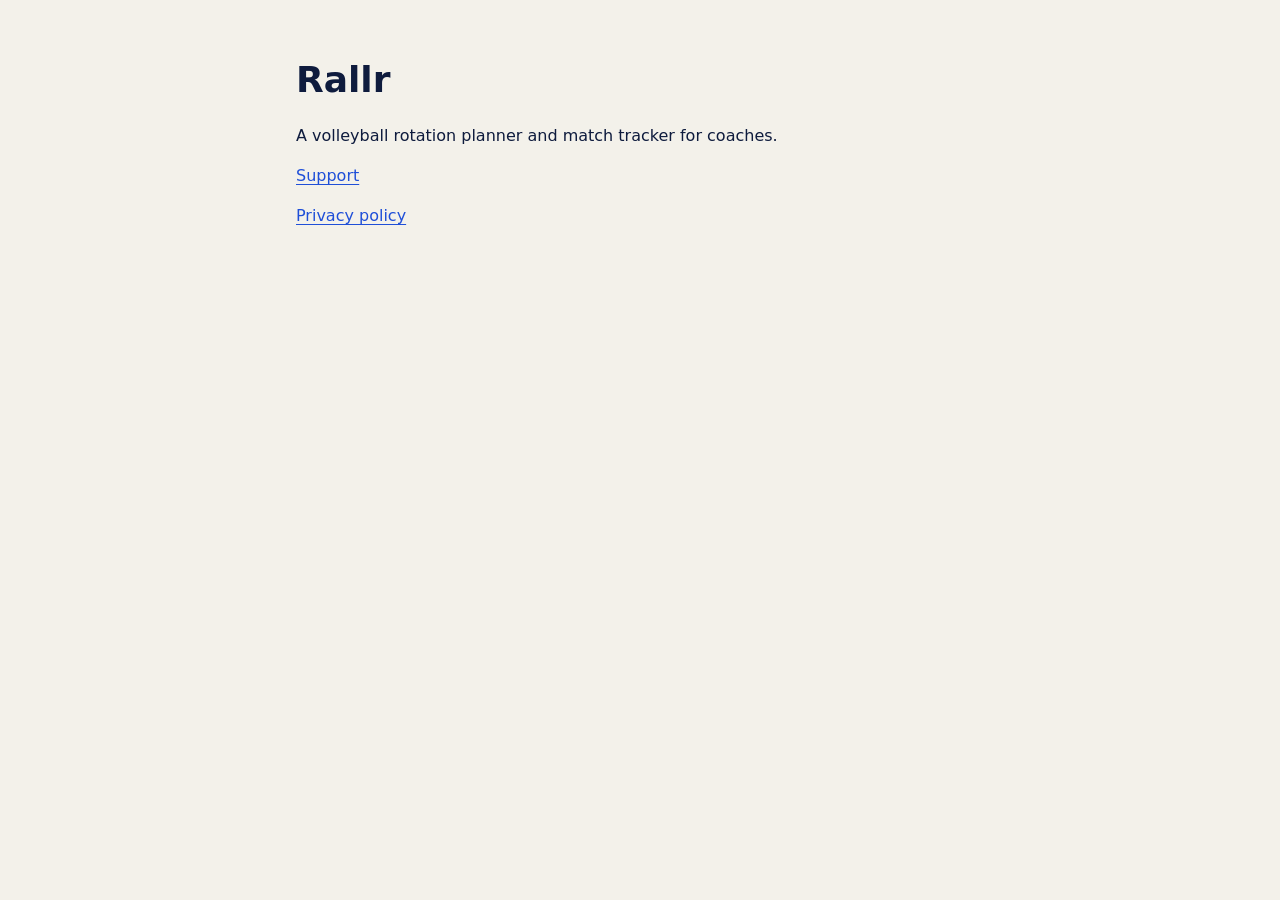
<file: index.html>
<!doctype html>
<html lang="en">
<head>
  <meta charset="utf-8">
  <meta name="viewport" content="width=device-width, initial-scale=1">
  <meta name="color-scheme" content="light dark">
  <meta name="description" content="Rallr, a volleyball rotation planner and match tracker for coaches.">
  <title>Rallr</title>
  <link rel="stylesheet" href="privacy/styles.css">
</head>
<body>
  <main>
    <h1>Rallr</h1>
    <p>A volleyball rotation planner and match tracker for coaches.</p>
    <p><a href="support/">Support</a></p>
    <p><a href="privacy/">Privacy policy</a></p>
  </main>
</body>
</html>
</file>
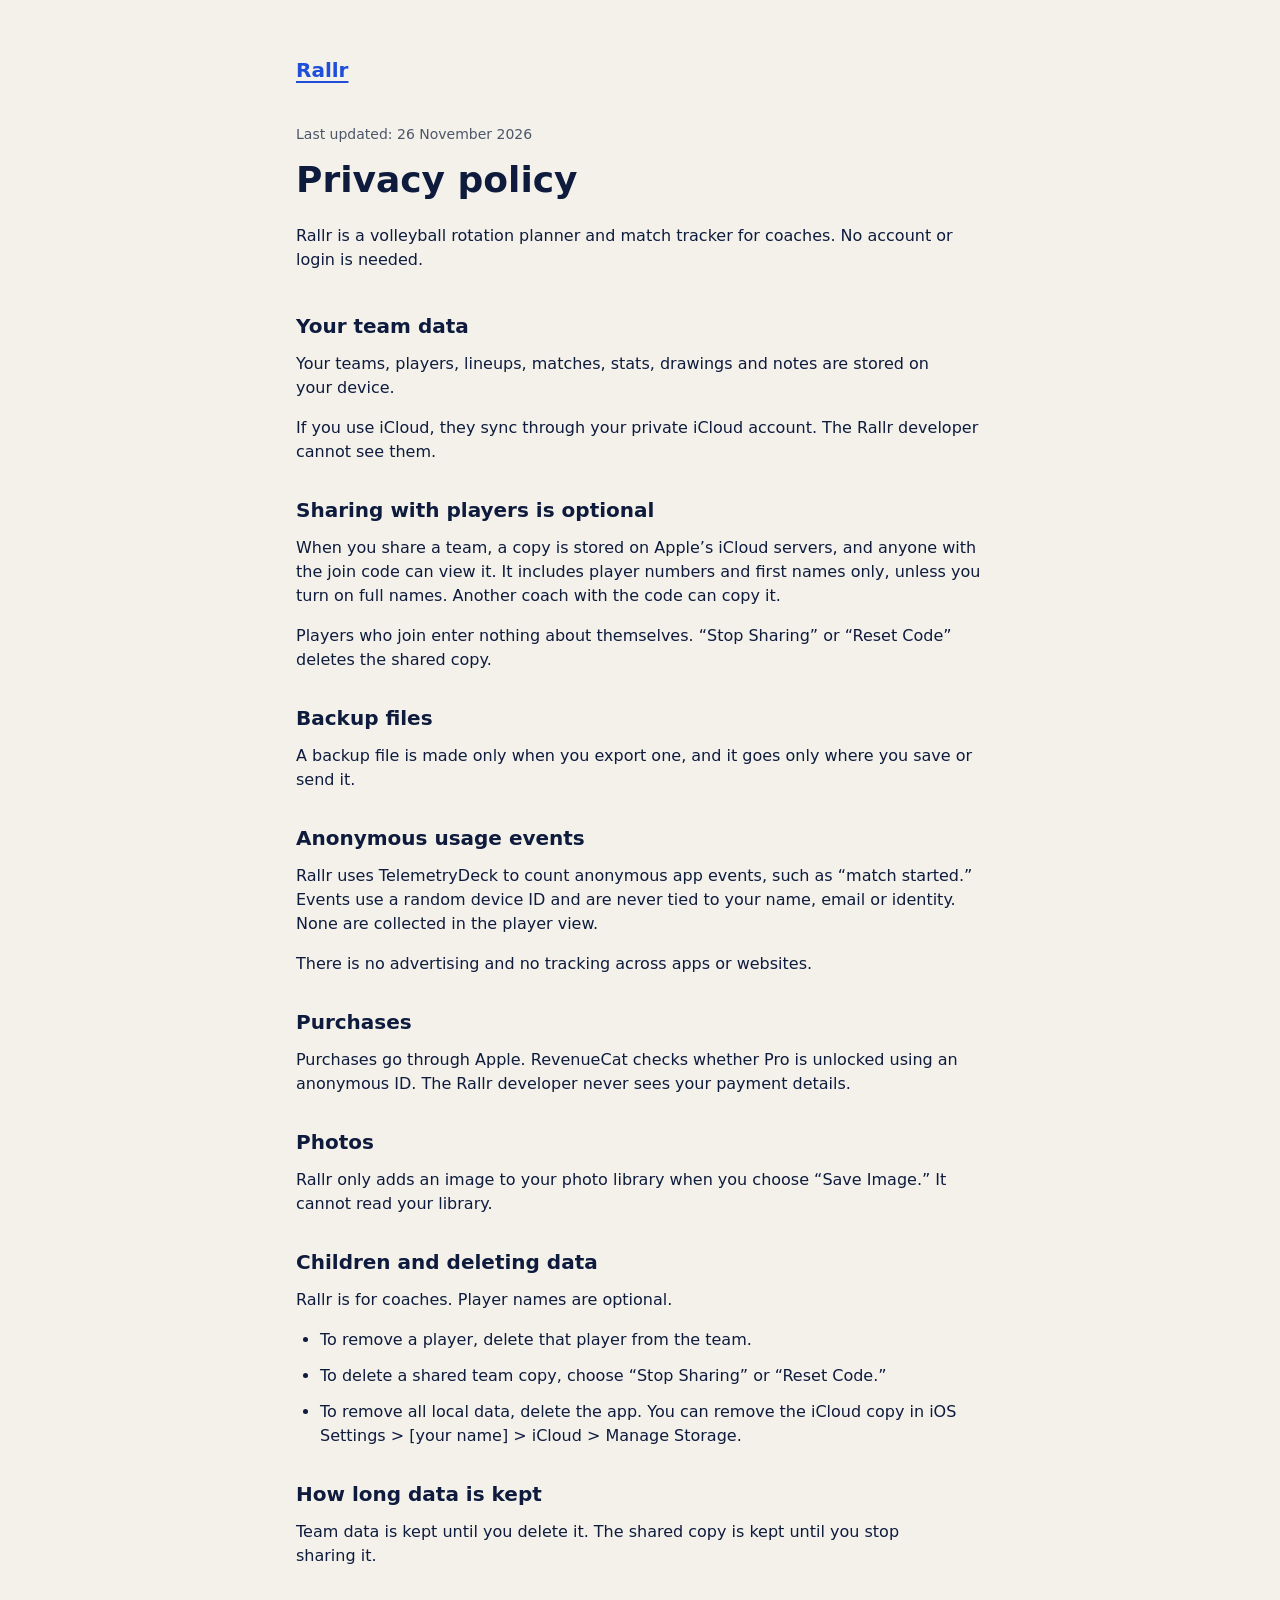
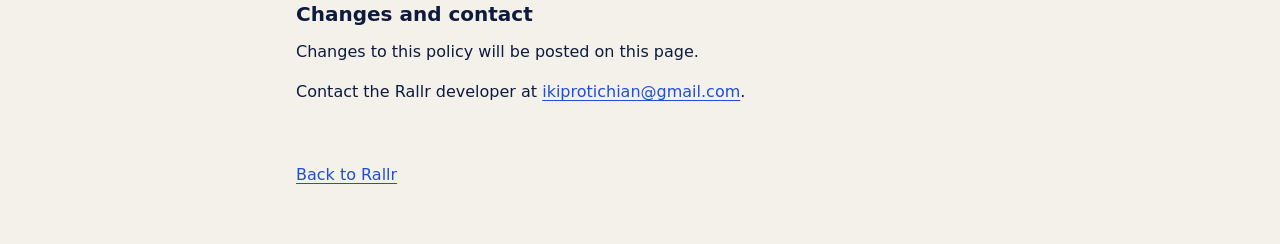
<file: privacy/index.html>
<!doctype html>
<html lang="en">
<head>
  <meta charset="utf-8">
  <meta name="viewport" content="width=device-width, initial-scale=1">
  <meta name="color-scheme" content="light dark">
  <meta name="description" content="How Rallr handles team data, optional sharing, analytics and purchases.">
  <meta name="referrer" content="no-referrer">
  <title>Privacy policy · Rallr</title>
  <link rel="stylesheet" href="styles.css">
</head>
<body>
  <a class="skip-link" href="#content">Skip to content</a>
  <main id="content">
    <header>
      <a class="brand" href="../">Rallr</a>
      <p class="updated">Last updated: <time datetime="2026-11-26">26 November 2026</time></p>
      <h1>Privacy policy</h1>
      <p>Rallr is a volleyball rotation planner and match tracker for coaches. No account or login is needed.</p>
    </header>

    <section aria-labelledby="team-data">
      <h2 id="team-data">Your team data</h2>
      <p>Your teams, players, lineups, matches, stats, drawings and notes are stored on your device.</p>
      <p>If you use iCloud, they sync through your private iCloud account. The Rallr developer cannot see them.</p>
    </section>

    <section aria-labelledby="sharing">
      <h2 id="sharing">Sharing with players is optional</h2>
      <p>When you share a team, a copy is stored on Apple’s iCloud servers, and anyone with the join code can view it. It includes player numbers and first names only, unless you turn on full names. Another coach with the code can copy it.</p>
      <p>Players who join enter nothing about themselves. “Stop Sharing” or “Reset Code” deletes the shared copy.</p>
    </section>

    <section aria-labelledby="backups">
      <h2 id="backups">Backup files</h2>
      <p>A backup file is made only when you export one, and it goes only where you save or send it.</p>
    </section>

    <section aria-labelledby="analytics">
      <h2 id="analytics">Anonymous usage events</h2>
      <p>Rallr uses TelemetryDeck to count anonymous app events, such as “match started.” Events use a random device ID and are never tied to your name, email or identity. None are collected in the player view.</p>
      <p>There is no advertising and no tracking across apps or websites.</p>
    </section>

    <section aria-labelledby="purchases">
      <h2 id="purchases">Purchases</h2>
      <p>Purchases go through Apple. RevenueCat checks whether Pro is unlocked using an anonymous ID. The Rallr developer never sees your payment details.</p>
    </section>

    <section aria-labelledby="photos">
      <h2 id="photos">Photos</h2>
      <p>Rallr only adds an image to your photo library when you choose “Save Image.” It cannot read your library.</p>
    </section>

    <section aria-labelledby="children">
      <h2 id="children">Children and deleting data</h2>
      <p>Rallr is for coaches. Player names are optional.</p>
      <ul>
        <li>To remove a player, delete that player from the team.</li>
        <li>To delete a shared team copy, choose “Stop Sharing” or “Reset Code.”</li>
        <li>To remove all local data, delete the app. You can remove the iCloud copy in iOS Settings &gt; [your name] &gt; iCloud &gt; Manage Storage.</li>
      </ul>
    </section>

    <section aria-labelledby="retention">
      <h2 id="retention">How long data is kept</h2>
      <p>Team data is kept until you delete it. The shared copy is kept until you stop sharing it.</p>
    </section>

    <section aria-labelledby="changes">
      <h2 id="changes">Changes and contact</h2>
      <p>Changes to this policy will be posted on this page.</p>
      <p>Contact the Rallr developer at <a href="mailto:ikiprotichian@gmail.com">ikiprotichian@gmail.com</a>.</p>
    </section>
    <footer><a href="../">Back to Rallr</a></footer>
  </main>
</body>
</html>
</file>
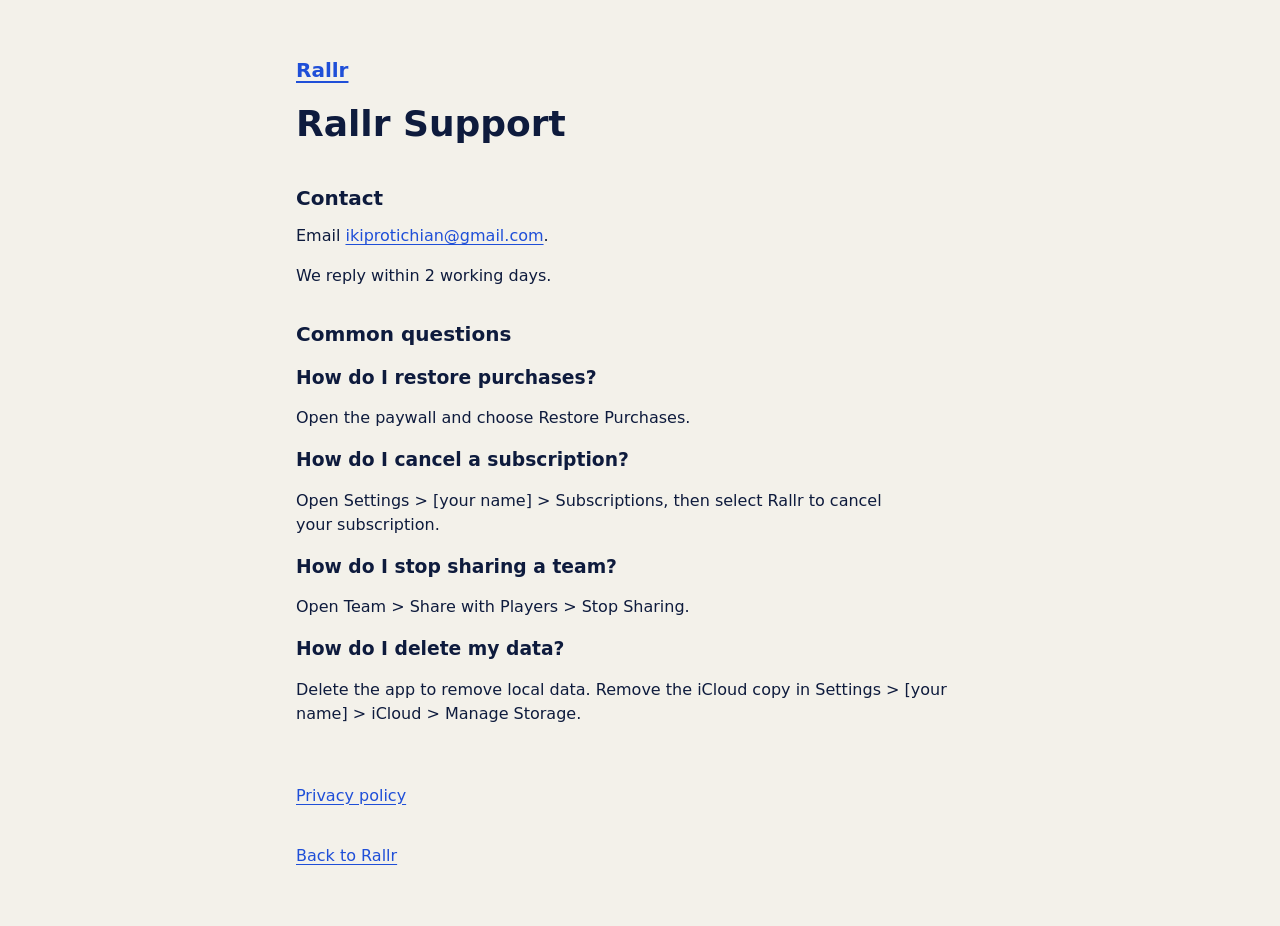
<file: support/index.html>
<!doctype html>
<html lang="en">
<head>
  <meta charset="utf-8">
  <meta name="viewport" content="width=device-width, initial-scale=1">
  <meta name="color-scheme" content="light dark">
  <meta name="description" content="Contact Rallr support and find answers about purchases, subscriptions, sharing and deleting data.">
  <meta name="referrer" content="no-referrer">
  <title>Rallr Support</title>
  <link rel="stylesheet" href="../privacy/styles.css">
</head>
<body>
  <a class="skip-link" href="#content">Skip to content</a>
  <main id="content">
    <header>
      <a class="brand" href="../">Rallr</a>
      <h1>Rallr Support</h1>
    </header>

    <section aria-labelledby="contact">
      <h2 id="contact">Contact</h2>
      <p>Email <a href="mailto:ikiprotichian@gmail.com">ikiprotichian@gmail.com</a>.</p>
      <p>We reply within 2 working days.</p>
    </section>

    <section aria-labelledby="questions">
      <h2 id="questions">Common questions</h2>
      <h3>How do I restore purchases?</h3>
      <p>Open the paywall and choose Restore Purchases.</p>
      <h3>How do I cancel a subscription?</h3>
      <p>Open Settings &gt; [your name] &gt; Subscriptions, then select Rallr to cancel your subscription.</p>
      <h3>How do I stop sharing a team?</h3>
      <p>Open Team &gt; Share with Players &gt; Stop Sharing.</p>
      <h3>How do I delete my data?</h3>
      <p>Delete the app to remove local data. Remove the iCloud copy in Settings &gt; [your name] &gt; iCloud &gt; Manage Storage.</p>
    </section>

    <footer>
      <p><a href="../privacy/">Privacy policy</a></p>
      <a href="../">Back to Rallr</a>
    </footer>
  </main>
</body>
</html>
</file>
<file: privacy/styles.css>
:root {
  color-scheme: light dark;
  --background: #f3f1ea;
  --text: #0e1b3d;
  --muted: #4d5669;
  --link: #1f4fd8;
  --focus: #1f4fd8;
  font-family: system-ui, sans-serif;
  font-size: 100%;
}
* { box-sizing: border-box; }
body { margin: 0; background: var(--background); color: var(--text); }
main { max-width: 46rem; margin-inline: auto; padding: 3rem 1.5rem; }
header { margin-bottom: 2.5rem; }
.brand { font-size: 1.25rem; line-height: 1.75rem; font-weight: 700; }
.updated { color: var(--muted); font-size: .875rem; line-height: 1.25rem; margin-top: 2rem; }
h1 { font-size: 2.25rem; line-height: 2.5rem; margin: .75rem 0 1.5rem; }
h2 { font-size: 1.25rem; line-height: 1.75rem; margin: 0 0 .75rem; }
p, li { font-size: 1rem; line-height: 1.5rem; }
p { margin: 0 0 1rem; }
h1, h2 { text-wrap: balance; }
p, li { text-wrap: pretty; }
section { margin-top: 2rem; }
ul { padding-left: 1.5rem; margin: 0; }
li + li { margin-top: .75rem; }
a { color: var(--link); text-underline-offset: .2em; overflow-wrap: anywhere; }
a:hover { text-decoration-thickness: .125em; }
a:focus-visible { outline: .1875rem solid var(--focus); outline-offset: .25rem; border-radius: .125rem; }
footer { margin-top: 3rem; }
.brand, footer a { display: inline-flex; align-items: center; min-height: 2.75rem; }
.skip-link { position: absolute; top: .5rem; left: .5rem; padding: .75rem; background: var(--background); transform: translateY(-200%); }
.skip-link:focus { transform: translateY(0); }
@media (prefers-color-scheme: dark) {
  :root { --background: #181818; --text: #f3f1ea; --muted: #bbbfc9; --link: #9eb9ff; --focus: #ffc928; }
}
@media (max-width: 30rem) {
  main { padding: 2rem 1rem; }
  h1 { font-size: 1.875rem; line-height: 2.25rem; }
}
@media (prefers-contrast: more) {
  :root { --muted: var(--text); }
  a { text-decoration-thickness: .125em; }
}
</file>
